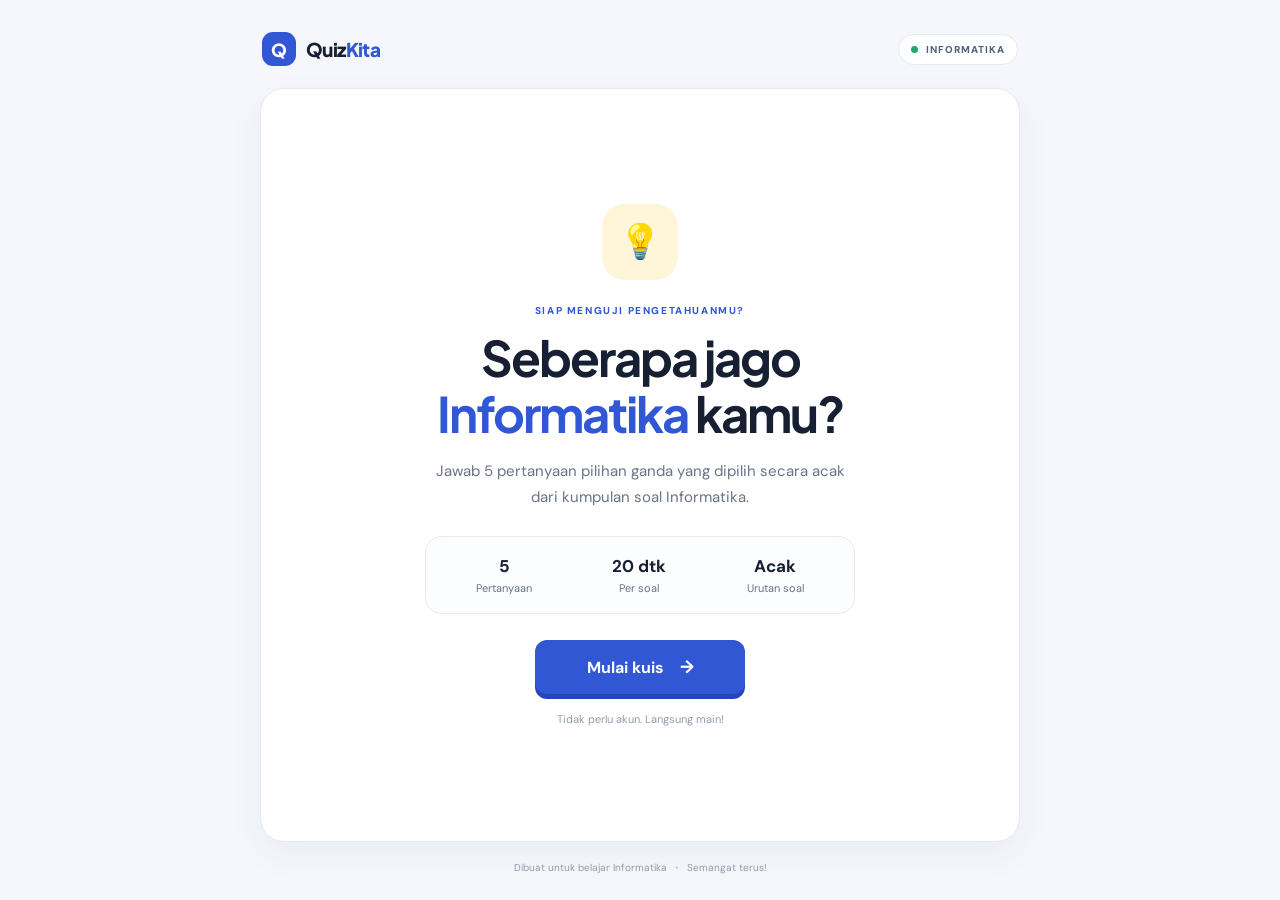
<file: index.html>
<!DOCTYPE html>
<html lang="id">
<head>
  <meta charset="UTF-8">
  <meta name="viewport" content="width=device-width, initial-scale=1.0">
  <meta name="description" content="Game kuis informatika sederhana.">
  <title>QuizKita - Kuis Informatika</title>
  <link rel="stylesheet" href="css/style.css">
  <script src="js/script.js" defer></script>
</head>
<body>
  <main class="app">
    <header class="topbar">
      <a class="brand" href="#" aria-label="QuizKita beranda">
        <span class="brand-mark">Q</span>
        <span>Quiz<span class="brand-accent">Kita</span></span>
      </a>
      <span class="subject-pill"><span class="status-dot"></span> INFORMATIKA</span>
    </header>

    <section class="screen welcome-screen" id="welcomeScreen">
      <div class="welcome-icon" aria-hidden="true">💡</div>
      <p class="eyebrow">SIAP MENGUJI PENGETAHUANMU?</p>
      <h1>Seberapa jago<br><span>Informatika</span> kamu?</h1>
      <p class="intro">Jawab 5 pertanyaan pilihan ganda yang dipilih secara acak dari kumpulan soal Informatika.</p>
      <div class="quiz-info">
        <div><strong>5</strong><span>Pertanyaan</span></div>
        <div><strong>20 dtk</strong><span>Per soal</span></div>
        <div><strong>Acak</strong><span>Urutan soal</span></div>
      </div>
      <button class="primary-button" id="startButton">Mulai kuis <span aria-hidden="true">→</span></button>
      <p class="small-note">Tidak perlu akun. Langsung main!</p>
    </section>

    <section class="screen quiz-screen hidden" id="quizScreen" aria-live="polite">
      <div class="quiz-heading">
        <div>
          <p class="eyebrow">SEDANG BERMAIN</p>
          <h2> Kuis Informatika </h2>
        </div>
        <div class="timer" id="timerBox"><span aria-hidden="true">◷</span> <strong id="timer">20</strong><small>detik</small></div>
      </div>

      <div class="progress-row">
        <span id="questionCounter">PERTANYAAN 1 DARI 5</span>
        <span id="scoreLabel">Skor: 0</span>
      </div>
      <div class="progress-track"><div class="progress-fill" id="progressFill"></div></div>

      <article class="question-card">
        <div class="question-category" id="questionCategory">DASAR KOMPUTER</div>
        <h3 id="questionText">Pertanyaan akan muncul di sini.</h3>
        <div class="answer-grid" id="answerGrid">
          <button class="answer-option" type="button"></button>
          <button class="answer-option" type="button"></button>
          <button class="answer-option" type="button"></button>
          <button class="answer-option" type="button"></button>
        </div>
        <div class="feedback hidden" id="feedback" role="status"></div>
      </article>
      <div class="quiz-footer">
        <span>Pilih satu jawaban terbaik</span>
        <button class="next-button" id="nextButton" disabled>Berikutnya <span aria-hidden="true">→</span></button>
      </div>
    </section>

    <section class="screen result-screen hidden" id="resultScreen">
      <div class="result-icon" id="resultIcon">🏆</div>
      <p class="eyebrow">SELESAI!</p>
      <h2 id="resultTitle">Kerja bagus!</h2>
      <p class="result-description" id="resultDescription">Kamu sudah menyelesaikan kuis.</p>
      <div class="score-card">
        <span>SKOR AKHIR</span>
        <strong id="finalScore">0</strong>
        <small id="scoreFraction">0 dari 5 jawaban benar</small>
      </div>
      <div class="result-actions">
        <button class="primary-button" id="restartButton">Main lagi <span aria-hidden="true">↻</span></button>
        <button class="secondary-button" id="reviewButton">Lihat pembahasan</button>
      </div>
      <div class="review-list hidden" id="reviewList"></div>
    </section>

    <footer class="app-footer">Dibuat untuk belajar Informatika <span>•</span> Semangat terus!</footer>
  </main>
</body>
</html>
</file>
<file: css/style.css>
@import url('https://fonts.googleapis.com/css2?family=DM+Sans:wght@400;500;600;700;800&family=Plus+Jakarta+Sans:wght@500;600;700;800&display=swap');

:root {
  --ink: #172033;
  --muted: #687386;
  --blue: #3157D5;
  --blue-dark: #2446B8;
  --blue-soft: #EEF2FF;
  --line: #E5E9F2;
  --surface: #FFFFFF;
  --page: #F5F7FC;
  --green: #16865B;
  --green-soft: #E8F7F0;
  --red: #C74444;
  --red-soft: #FFF0F0;
  font-family: 'DM Sans', sans-serif;
}

* { box-sizing: border-box; }
body {
  margin: 0;
  min-height: 100vh;
  color: var(--ink);
  background: var(--page);
  display: flex;
  justify-content: center;
  padding: 24px;
}
button { font: inherit; }
.app {
  width: min(100%, 760px);
  min-height: calc(100vh - 48px);
  display: flex;
  flex-direction: column;
}
.topbar {
  display: flex;
  align-items: center;
  justify-content: space-between;
  padding: 8px 2px 22px;
}
.brand {
  display: inline-flex;
  align-items: center;
  gap: 10px;
  color: var(--ink);
  text-decoration: none;
  font-family: 'Plus Jakarta Sans', sans-serif;
  font-weight: 800;
  font-size: 19px;
  letter-spacing: -0.6px;
}
.brand-mark {
  display: grid;
  place-items: center;
  width: 34px;
  height: 34px;
  color: white;
  background: var(--blue);
  border-radius: 11px;
  font-size: 18px;
}
.brand-accent { color: var(--blue); }
.subject-pill {
  display: inline-flex;
  align-items: center;
  gap: 8px;
  padding: 8px 12px;
  border: 1px solid var(--line);
  border-radius: 999px;
  background: white;
  color: #536078;
  font-size: 10px;
  font-weight: 800;
  letter-spacing: 1px;
}
.status-dot { width: 7px; height: 7px; background: #20A66D; border-radius: 50%; }

.screen {
  flex: 1;
  width: 100%;
  background: var(--surface);
  border: 1px solid var(--line);
  border-radius: 24px;
  box-shadow: 0 12px 35px rgba(30, 48, 90, 0.055);
}
.hidden { display: none !important; }
.welcome-screen, .result-screen {
  display: flex;
  flex-direction: column;
  align-items: center;
  justify-content: center;
  text-align: center;
  padding: 54px 42px;
}
.welcome-icon, .result-icon {
  display: grid;
  place-items: center;
  width: 76px;
  height: 76px;
  margin-bottom: 24px;
  border-radius: 23px;
  background: #FFF5D9;
  font-size: 34px;
}
.eyebrow {
  margin: 0 0 12px;
  color: var(--blue);
  font-size: 10px;
  font-weight: 800;
  letter-spacing: 1.6px;
}
h1, h2, h3 { font-family: 'Plus Jakarta Sans', sans-serif; }
h1 {
  margin: 0;
  font-size: clamp(34px, 7vw, 49px);
  line-height: 1.15;
  letter-spacing: -2px;
}
h1 span { color: var(--blue); }
.intro {
  max-width: 430px;
  margin: 18px 0 26px;
  color: var(--muted);
  font-size: 15px;
  line-height: 1.7;
}
.quiz-info {
  display: flex;
  width: min(100%, 430px);
  justify-content: space-around;
  padding: 18px 10px;
  margin-bottom: 26px;
  border: 1px solid var(--line);
  border-radius: 16px;
  background: #FCFDFF;
}
.quiz-info div { display: flex; flex-direction: column; gap: 4px; }
.quiz-info strong { font-size: 17px; }
.quiz-info span { color: var(--muted); font-size: 11px; }
.primary-button, .secondary-button, .next-button {
  border: 0;
  border-radius: 12px;
  cursor: pointer;
  font-weight: 700;
  transition: background .18s ease, transform .18s ease, box-shadow .18s ease;
}
.primary-button {
  min-width: 210px;
  padding: 15px 22px;
  color: white;
  background: var(--blue);
  box-shadow: 0 5px 0 var(--blue-dark);
}
.primary-button:hover { background: var(--blue-dark); transform: translateY(-1px); }
.primary-button:active { transform: translateY(2px); box-shadow: none; }
.primary-button span, .next-button span { margin-left: 12px; font-size: 18px; }
.small-note { margin: 18px 0 0; color: #929BAC; font-size: 11px; }

.quiz-screen { padding: 30px; }
.quiz-heading { display: flex; align-items: center; justify-content: space-between; gap: 15px; }
.quiz-heading .eyebrow { margin-bottom: 5px; }
.quiz-heading h2 { margin: 0; font-size: 21px; letter-spacing: -.5px; }
.timer {
  display: flex;
  align-items: center;
  gap: 6px;
  padding: 10px 13px;
  color: var(--blue);
  background: var(--blue-soft);
  border-radius: 12px;
}
.timer strong { font-size: 17px; font-variant-numeric: tabular-nums; }
.timer small { color: #6576B2; font-size: 10px; }
.timer.warning { color: var(--red); background: var(--red-soft); }
.timer.warning small { color: #A55A5A; }
.progress-row {
  display: flex;
  justify-content: space-between;
  margin: 28px 0 9px;
  color: var(--muted);
  font-size: 10px;
  font-weight: 800;
  letter-spacing: .7px;
}
#scoreLabel { color: var(--blue); letter-spacing: 0; }
.progress-track { height: 7px; overflow: hidden; background: #EDF0F6; border-radius: 99px; }
.progress-fill { width: 20%; height: 100%; background: var(--blue); border-radius: inherit; transition: width .25s ease; }
.question-card {
  margin-top: 24px;
  padding: 26px;
  border: 1px solid var(--line);
  border-radius: 18px;
  background: #FFFFFF;
}
.question-category {
  display: inline-block;
  padding: 6px 9px;
  border-radius: 7px;
  color: var(--blue);
  background: var(--blue-soft);
  font-size: 9px;
  font-weight: 800;
  letter-spacing: .8px;
}
.question-card h3 {
  margin: 16px 0 23px;
  font-size: clamp(18px, 3vw, 22px);
  line-height: 1.5;
  letter-spacing: -.45px;
}
.answer-grid { display: grid; grid-template-columns: 1fr 1fr; gap: 12px; }
.answer-option {
  display: flex;
  align-items: center;
  min-height: 62px;
  padding: 13px 15px;
  text-align: left;
  color: #354056;
  background: #FFFFFF;
  border: 1.5px solid var(--line);
  border-radius: 12px;
  cursor: pointer;
  font-size: 13px;
  line-height: 1.45;
  transition: border .15s ease, background .15s ease, transform .15s ease;
}
.answer-option:hover:not(:disabled) { border-color: #9AADEB; background: #F8F9FF; transform: translateY(-1px); }
.answer-option .option-letter {
  display: grid;
  place-items: center;
  flex: 0 0 27px;
  width: 27px;
  height: 27px;
  margin-right: 10px;
  border-radius: 8px;
  background: #F0F2F7;
  color: #657087;
  font-size: 11px;
  font-weight: 800;
}
.answer-option.correct { border-color: #61B994; background: var(--green-soft); color: #126B49; }
.answer-option.correct .option-letter { color: white; background: var(--green); }
.answer-option.incorrect { border-color: #E6A0A0; background: var(--red-soft); color: #A83333; }
.answer-option.incorrect .option-letter { color: white; background: var(--red); }
.answer-option:disabled { cursor: default; }
.feedback {
  margin-top: 16px;
  padding: 12px 14px;
  border-radius: 10px;
  color: #126B49;
  background: var(--green-soft);
  font-size: 12px;
  line-height: 1.5;
}
.feedback.incorrect-feedback { color: #A83333; background: var(--red-soft); }
.quiz-footer {
  display: flex;
  align-items: center;
  justify-content: space-between;
  gap: 12px;
  margin-top: 20px;
  color: #8A94A5;
  font-size: 11px;
}
.next-button { padding: 12px 17px; color: white; background: var(--blue); }
.next-button:disabled { color: #9AA3B2; background: #E9ECF2; cursor: not-allowed; }
.result-screen h2 { margin: 0; font-size: 31px; letter-spacing: -1px; }
.result-description { margin: 10px 0 23px; color: var(--muted); font-size: 14px; }
.result-icon { background: #FFF5D9; }
.score-card {
  display: flex;
  flex-direction: column;
  align-items: center;
  width: min(100%, 300px);
  padding: 20px;
  border: 1px solid var(--line);
  border-radius: 17px;
  background: #FCFDFF;
}
.score-card span { color: var(--muted); font-size: 10px; font-weight: 800; letter-spacing: 1px; }
.score-card strong { margin: 5px 0; color: var(--blue); font-family: 'Plus Jakarta Sans', sans-serif; font-size: 48px; }
.score-card small { color: var(--muted); font-size: 11px; }
.result-actions { display: flex; flex-wrap: wrap; justify-content: center; gap: 10px; margin-top: 22px; }
.result-actions .primary-button { min-width: 150px; box-shadow: none; }
.secondary-button { padding: 14px 18px; color: var(--blue); background: var(--blue-soft); }
.secondary-button:hover { background: #E1E8FF; }
.review-list { width: 100%; max-width: 510px; margin-top: 25px; text-align: left; }
.review-item { padding: 13px 0; border-top: 1px solid var(--line); }
.review-item strong { display: block; margin-bottom: 5px; font-size: 12px; line-height: 1.5; }
.review-item p { margin: 3px 0; color: var(--muted); font-size: 11px; line-height: 1.5; }
.review-item .review-correct { color: var(--green); }
.review-item .review-wrong { color: var(--red); }
.app-footer { padding: 19px 0 2px; color: #929BAC; text-align: center; font-size: 10px; }
.app-footer span { padding: 0 5px; color: #C3CAD5; }

@media (max-width: 560px) {
  body { padding: 12px; }
  .app { min-height: calc(100vh - 24px); }
  .topbar { padding: 5px 2px 15px; }
  .welcome-screen, .result-screen { padding: 38px 22px; }
  .quiz-screen { padding: 20px 16px; }
  .question-card { padding: 19px 15px; }
  .answer-grid { grid-template-columns: 1fr; gap: 9px; }
  .answer-option { min-height: 54px; }
  .quiz-footer { align-items: flex-end; }
  .quiz-footer > span { max-width: 120px; line-height: 1.4; }
  .subject-pill { font-size: 9px; }
}
</file>
